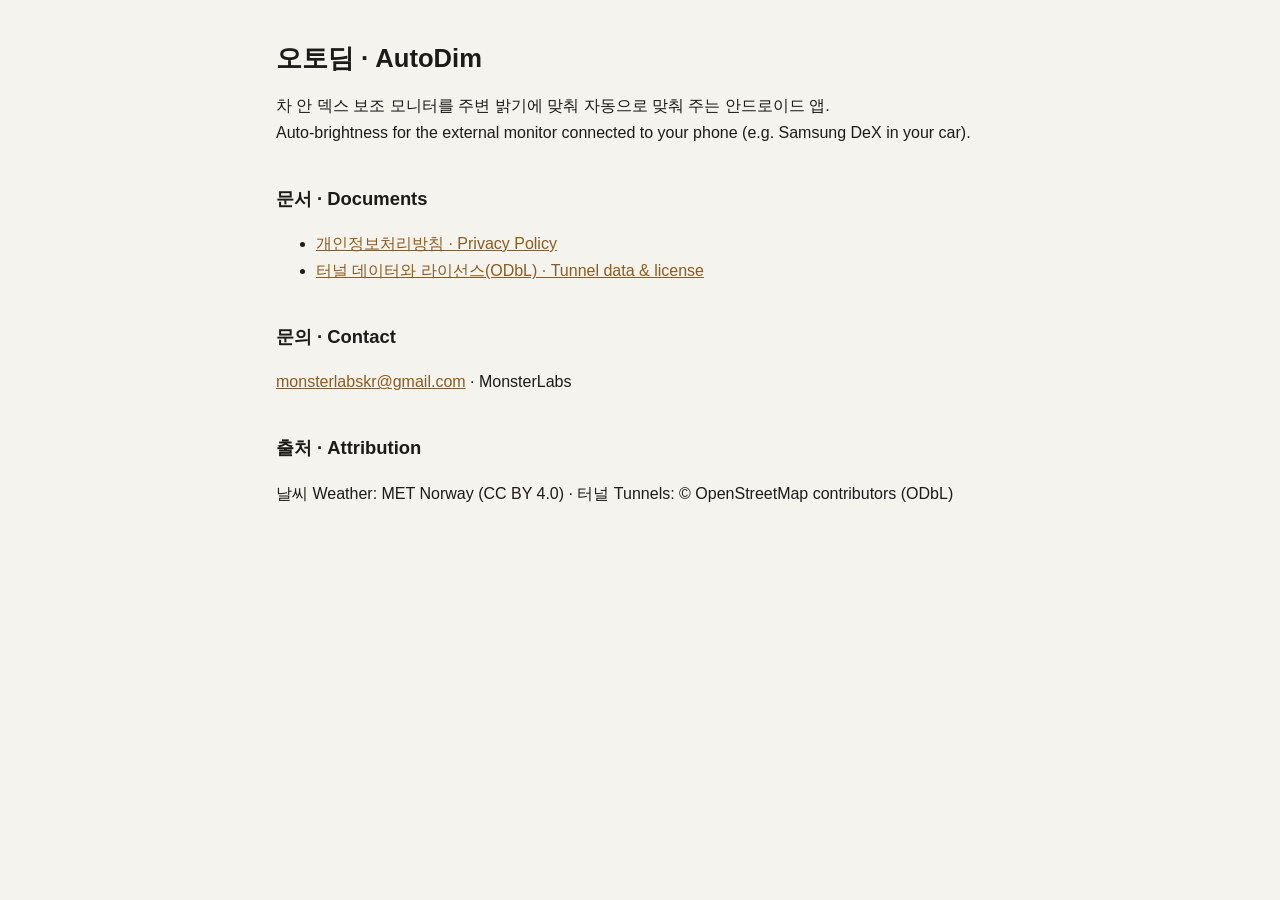
<file: index.html>
<!doctype html>
<html lang="ko">
<head>
<meta charset="utf-8">
<meta name="viewport" content="width=device-width, initial-scale=1">
<title>오토딤 AutoDim</title>
<link rel="stylesheet" href="style.css">
</head>
<body>
<main>
<h1>오토딤 · AutoDim</h1>
<p>차 안 덱스 보조 모니터를 주변 밝기에 맞춰 자동으로 맞춰 주는 안드로이드 앱.<br>
<span lang="en">Auto-brightness for the external monitor connected to your phone (e.g. Samsung DeX in your car).</span></p>

<h2>문서 · Documents</h2>
<ul>
<li><a href="privacy.html">개인정보처리방침 · Privacy Policy</a></li>
<li><a href="odbl/">터널 데이터와 라이선스(ODbL) · Tunnel data &amp; license</a></li>
</ul>

<h2>문의 · Contact</h2>
<p><a href="mailto:monsterlabskr@gmail.com">monsterlabskr@gmail.com</a> · MonsterLabs</p>

<h2>출처 · Attribution</h2>
<p>날씨 Weather: MET Norway (CC BY 4.0) · 터널 Tunnels: © OpenStreetMap contributors (ODbL)</p>
</main>
</body>
</html>
</file>
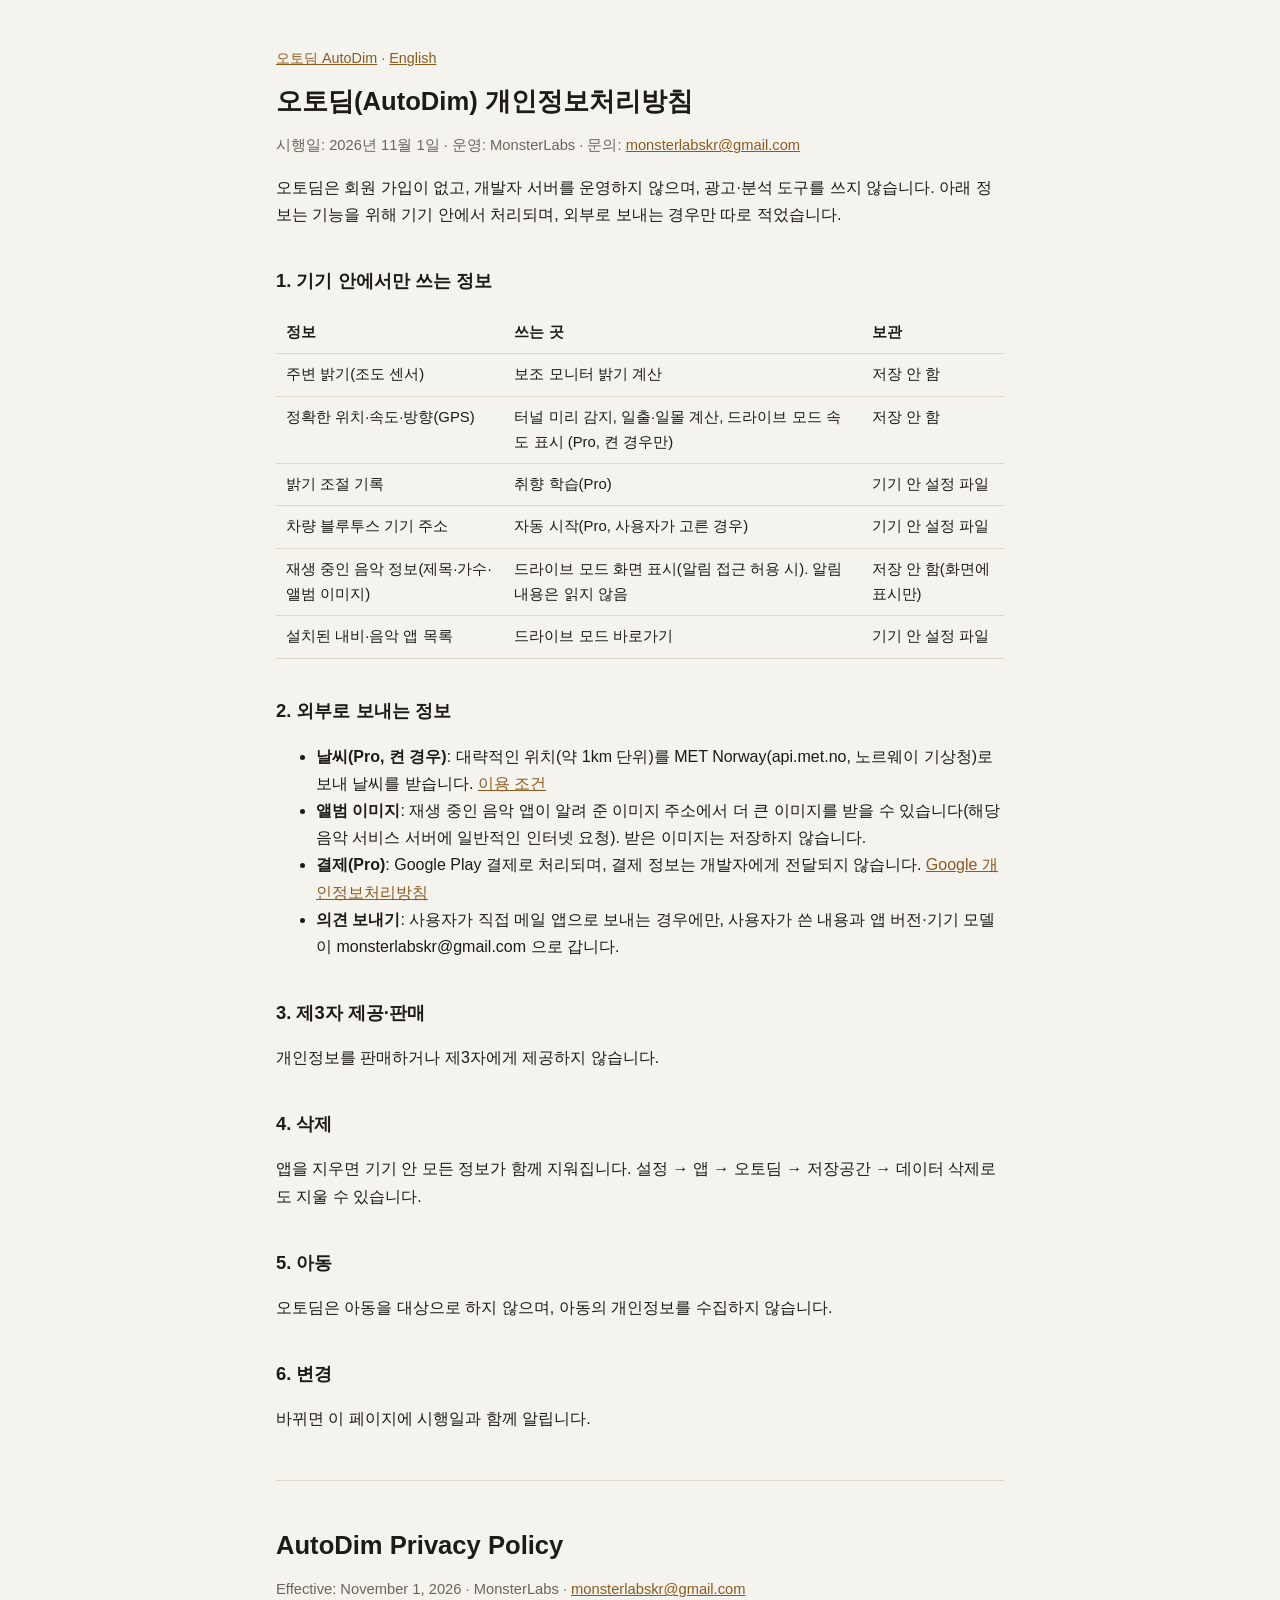
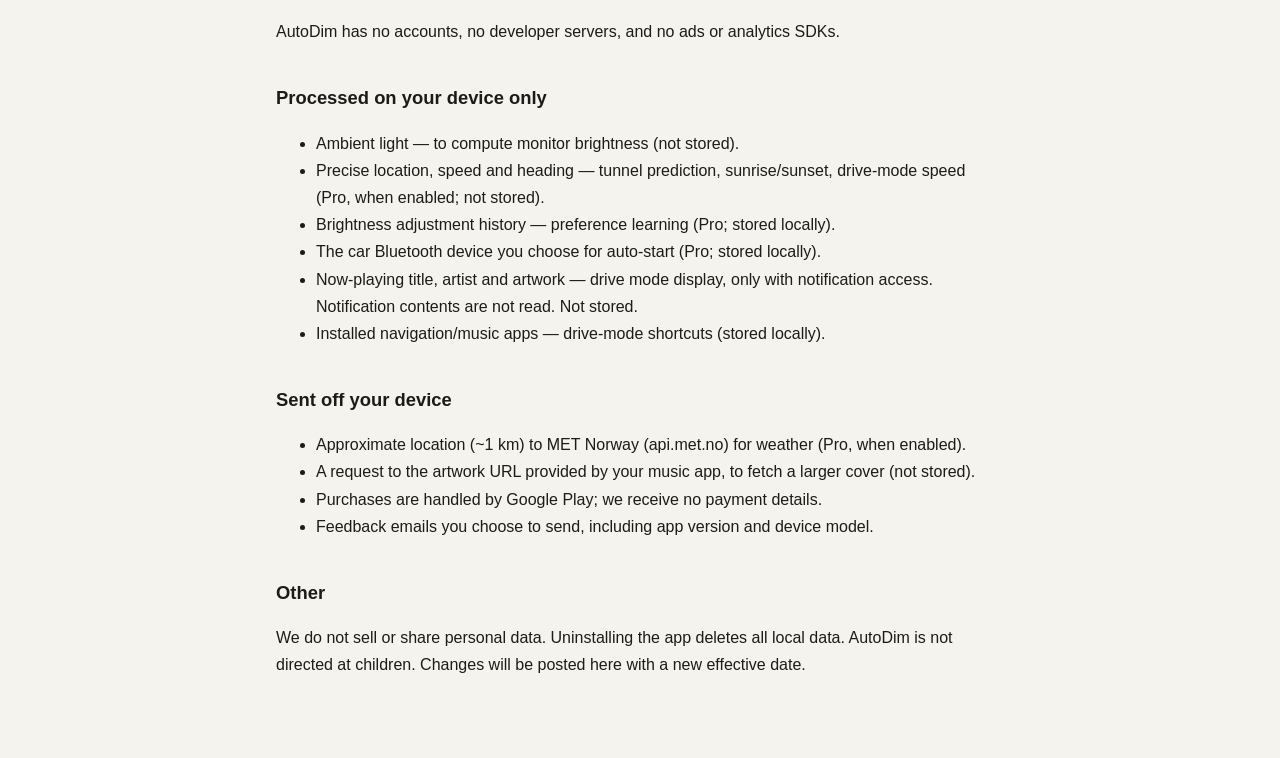
<file: privacy.html>
<!doctype html>
<html lang="ko">
<head>
<meta charset="utf-8">
<meta name="viewport" content="width=device-width, initial-scale=1">
<title>오토딤 개인정보처리방침 · AutoDim Privacy Policy</title>
<link rel="stylesheet" href="style.css">
</head>
<body>
<main>
<p class="nav"><a href="./">오토딤 AutoDim</a> · <a href="#en">English</a></p>

<h1>오토딤(AutoDim) 개인정보처리방침</h1>
<p class="meta">시행일: 2026년 11월 1일 · 운영: MonsterLabs · 문의: <a href="mailto:monsterlabskr@gmail.com">monsterlabskr@gmail.com</a></p>
<p>오토딤은 회원 가입이 없고, 개발자 서버를 운영하지 않으며, 광고·분석 도구를 쓰지 않습니다. 아래 정보는 기능을 위해 기기 안에서 처리되며, 외부로 보내는 경우만 따로 적었습니다.</p>

<h2>1. 기기 안에서만 쓰는 정보</h2>
<div class="table"><table>
<tr><th>정보</th><th>쓰는 곳</th><th>보관</th></tr>
<tr><td>주변 밝기(조도 센서)</td><td>보조 모니터 밝기 계산</td><td>저장 안 함</td></tr>
<tr><td>정확한 위치·속도·방향(GPS)</td><td>터널 미리 감지, 일출·일몰 계산, 드라이브 모드 속도 표시 (Pro, 켠 경우만)</td><td>저장 안 함</td></tr>
<tr><td>밝기 조절 기록</td><td>취향 학습(Pro)</td><td>기기 안 설정 파일</td></tr>
<tr><td>차량 블루투스 기기 주소</td><td>자동 시작(Pro, 사용자가 고른 경우)</td><td>기기 안 설정 파일</td></tr>
<tr><td>재생 중인 음악 정보(제목·가수·앨범 이미지)</td><td>드라이브 모드 화면 표시(알림 접근 허용 시). 알림 내용은 읽지 않음</td><td>저장 안 함(화면에 표시만)</td></tr>
<tr><td>설치된 내비·음악 앱 목록</td><td>드라이브 모드 바로가기</td><td>기기 안 설정 파일</td></tr>
</table></div>

<h2>2. 외부로 보내는 정보</h2>
<ul>
<li><b>날씨(Pro, 켠 경우)</b>: 대략적인 위치(약 1km 단위)를 MET Norway(api.met.no, 노르웨이 기상청)로 보내 날씨를 받습니다. <a href="https://api.met.no/doc/TermsOfService">이용 조건</a></li>
<li><b>앨범 이미지</b>: 재생 중인 음악 앱이 알려 준 이미지 주소에서 더 큰 이미지를 받을 수 있습니다(해당 음악 서비스 서버에 일반적인 인터넷 요청). 받은 이미지는 저장하지 않습니다.</li>
<li><b>결제(Pro)</b>: Google Play 결제로 처리되며, 결제 정보는 개발자에게 전달되지 않습니다. <a href="https://policies.google.com/privacy">Google 개인정보처리방침</a></li>
<li><b>의견 보내기</b>: 사용자가 직접 메일 앱으로 보내는 경우에만, 사용자가 쓴 내용과 앱 버전·기기 모델이 monsterlabskr@gmail.com 으로 갑니다.</li>
</ul>

<h2>3. 제3자 제공·판매</h2>
<p>개인정보를 판매하거나 제3자에게 제공하지 않습니다.</p>
<h2>4. 삭제</h2>
<p>앱을 지우면 기기 안 모든 정보가 함께 지워집니다. 설정 → 앱 → 오토딤 → 저장공간 → 데이터 삭제로도 지울 수 있습니다.</p>
<h2>5. 아동</h2>
<p>오토딤은 아동을 대상으로 하지 않으며, 아동의 개인정보를 수집하지 않습니다.</p>
<h2>6. 변경</h2>
<p>바뀌면 이 페이지에 시행일과 함께 알립니다.</p>

<hr>

<h1 id="en" lang="en">AutoDim Privacy Policy</h1>
<div lang="en">
<p class="meta">Effective: November 1, 2026 · MonsterLabs · <a href="mailto:monsterlabskr@gmail.com">monsterlabskr@gmail.com</a></p>
<p>AutoDim has no accounts, no developer servers, and no ads or analytics SDKs.</p>
<h2>Processed on your device only</h2>
<ul>
<li>Ambient light — to compute monitor brightness (not stored).</li>
<li>Precise location, speed and heading — tunnel prediction, sunrise/sunset, drive-mode speed (Pro, when enabled; not stored).</li>
<li>Brightness adjustment history — preference learning (Pro; stored locally).</li>
<li>The car Bluetooth device you choose for auto-start (Pro; stored locally).</li>
<li>Now-playing title, artist and artwork — drive mode display, only with notification access. Notification contents are not read. Not stored.</li>
<li>Installed navigation/music apps — drive-mode shortcuts (stored locally).</li>
</ul>
<h2>Sent off your device</h2>
<ul>
<li>Approximate location (~1 km) to MET Norway (api.met.no) for weather (Pro, when enabled).</li>
<li>A request to the artwork URL provided by your music app, to fetch a larger cover (not stored).</li>
<li>Purchases are handled by Google Play; we receive no payment details.</li>
<li>Feedback emails you choose to send, including app version and device model.</li>
</ul>
<h2>Other</h2>
<p>We do not sell or share personal data. Uninstalling the app deletes all local data. AutoDim is not directed at children. Changes will be posted here with a new effective date.</p>
</div>
</main>
</body>
</html>
</file>
<file: style.css>
:root { --bg: #f5f3ee; --fg: #1d1b18; --muted: #6b655c; --line: #ddd6ca; --accent: #8c5b1e; }
@media (prefers-color-scheme: dark) {
  :root { --bg: #050506; --fg: #ece8e1; --muted: #a39d93; --line: #2a2723; --accent: #d9b27c; }
}
* { box-sizing: border-box; }
body { margin: 0; background: var(--bg); color: var(--fg); font: 16px/1.7 -apple-system, "Pretendard", "Apple SD Gothic Neo", "Noto Sans KR", "Segoe UI", sans-serif; }
main { max-width: 760px; margin: 0 auto; padding: 32px 16px 64px; }
h1 { font-size: 1.6rem; line-height: 1.3; margin: 0.4em 0; }
h2 { font-size: 1.15rem; margin-top: 2em; }
a { color: var(--accent); }
.nav { font-size: 0.9rem; color: var(--muted); }
.meta { color: var(--muted); font-size: 0.92rem; }
.table { overflow-x: auto; }
table { border-collapse: collapse; width: 100%; font-size: 0.93rem; }
th, td { text-align: left; vertical-align: top; padding: 8px 10px; border-bottom: 1px solid var(--line); }
hr { border: 0; border-top: 1px solid var(--line); margin: 48px 0; }
code { font-size: 0.9em; }
</file>
